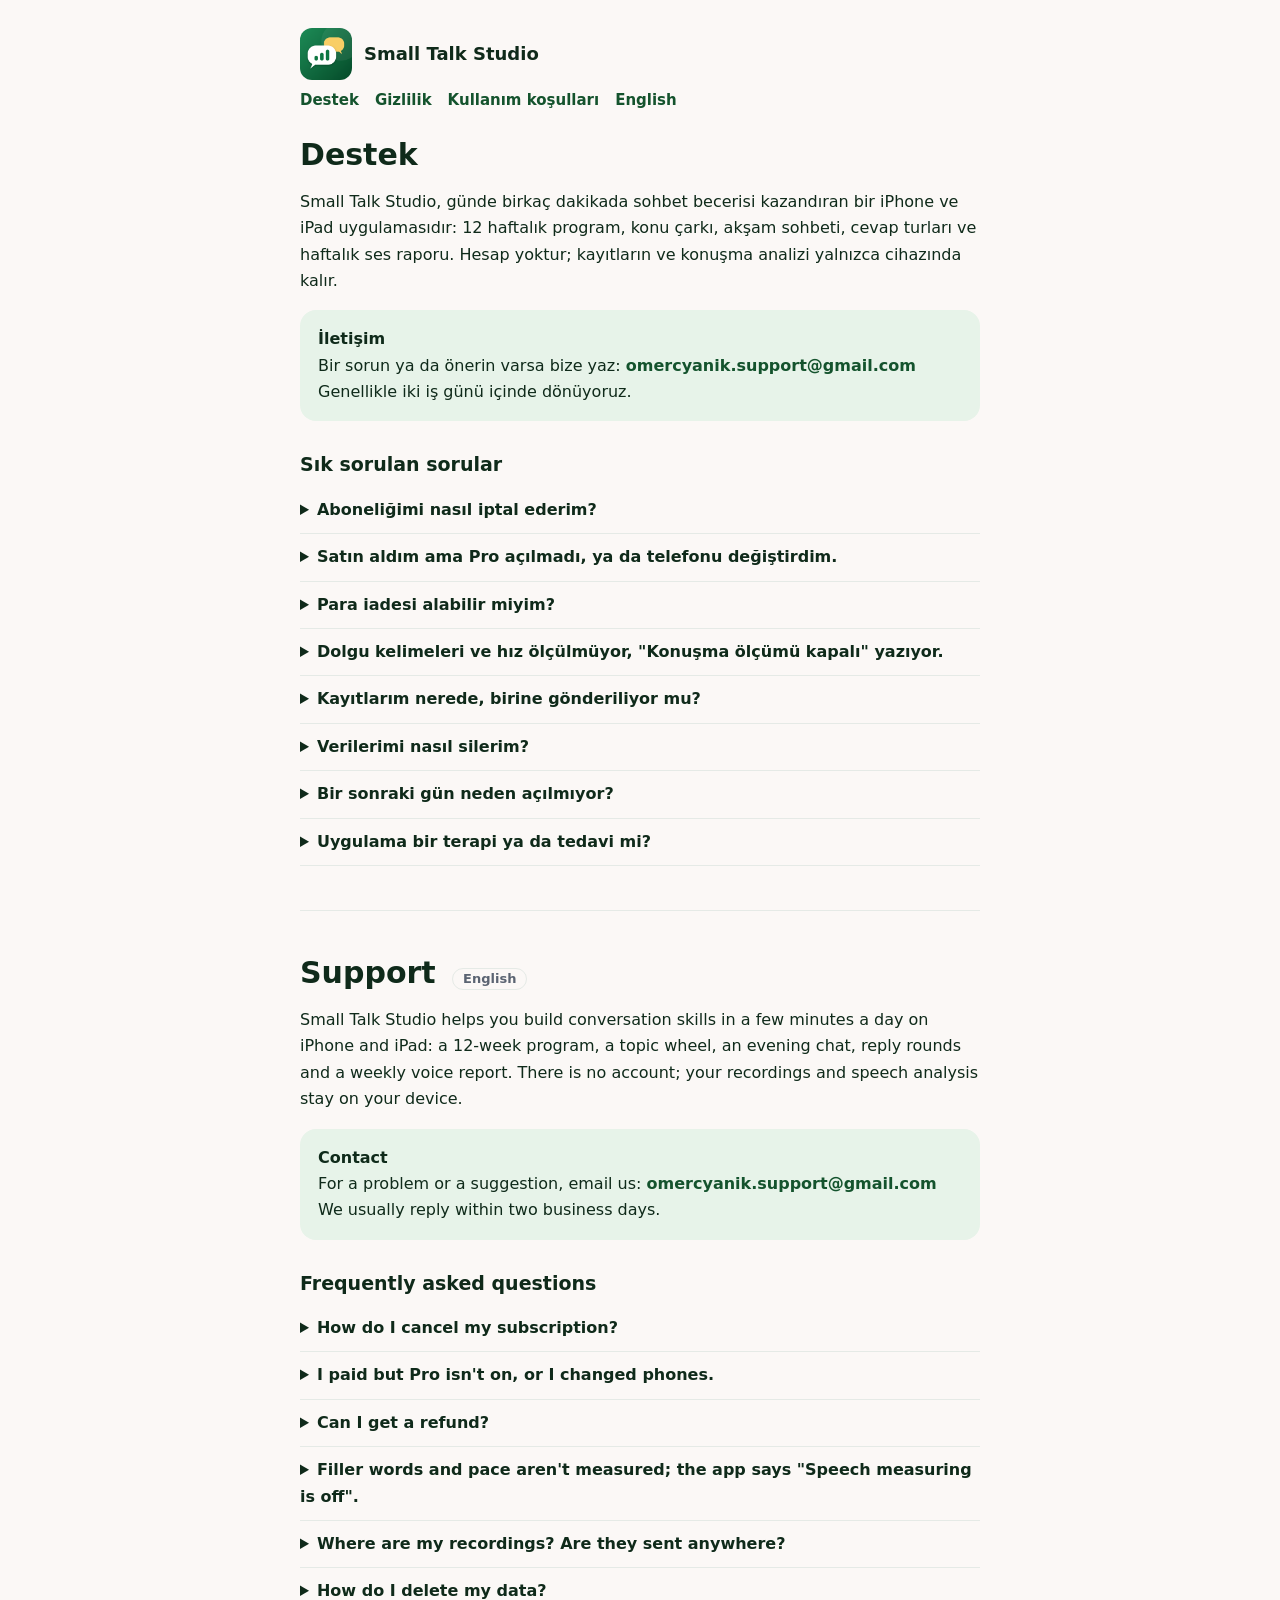
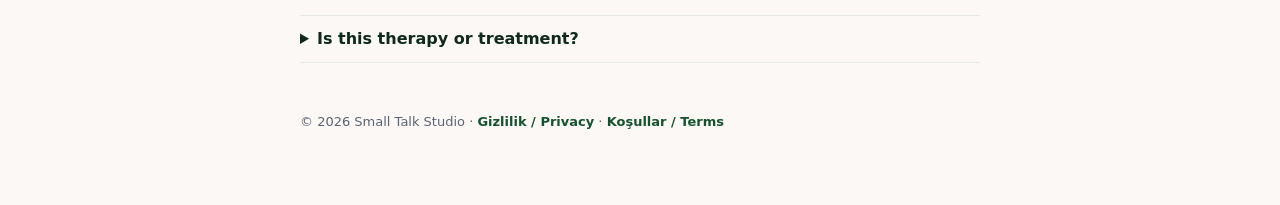
<file: index.html>
<!doctype html>
<html lang="tr">
<head>
<meta charset="utf-8">
<meta name="viewport" content="width=device-width, initial-scale=1">
<title>Small Talk Studio · Destek</title>
<meta name="description" content="Small Talk Studio destek sayfası: sık sorulan sorular ve iletişim. Support for Small Talk Studio.">
<link rel="icon" href="icon.png">
<link rel="stylesheet" href="style.css">
</head>
<body><main>
<header><img src="icon.png" alt=""><span class="name">Small Talk Studio</span></header>
<nav><a href="index.html">Destek</a><a href="privacy.html">Gizlilik</a><a href="terms.html">Kullanım koşulları</a><a href="#en">English</a></nav>

<h1>Destek</h1>
<p>Small Talk Studio, günde birkaç dakikada sohbet becerisi kazandıran bir iPhone ve iPad uygulamasıdır: 12 haftalık program, konu çarkı, akşam sohbeti, cevap turları ve haftalık ses raporu. Hesap yoktur; kayıtların ve konuşma analizi yalnızca cihazında kalır.</p>

<div class="card" id="iletisim">
<strong>İletişim</strong><br>
Bir sorun ya da önerin varsa bize yaz: <a href="mailto:omercyanik.support@gmail.com">omercyanik.support@gmail.com</a><br>Genellikle iki iş günü içinde dönüyoruz.
</div>

<h2>Sık sorulan sorular</h2>
<details><summary>Aboneliğimi nasıl iptal ederim?</summary>
<p>iPhone'da Ayarlar → adın → Abonelikler → Small Talk Studio → Aboneliği İptal Et. İptal, dönemin sonuna kadar geçerli olur; o güne kadar Pro özellikler açık kalır. Ücretsiz denemeyi bitmeden en az 24 saat önce iptal edersen ücret alınmaz.</p></details>
<details><summary>Satın aldım ama Pro açılmadı, ya da telefonu değiştirdim.</summary>
<p>Uygulamada abonelik ekranındaki "Satın alımları geri yükle" düğmesine dokun. Aynı Apple kimliğiyle giriş yapmış olman yeterli.</p></details>
<details><summary>Para iadesi alabilir miyim?</summary>
<p>Ödemeleri Apple alır, iadeleri de Apple değerlendirir: <a href="https://reportaproblem.apple.com">reportaproblem.apple.com</a>.</p></details>
<details><summary>Dolgu kelimeleri ve hız ölçülmüyor, "Konuşma ölçümü kapalı" yazıyor.</summary>
<p>Bu ölçümler telefonun cihaz içi konuşma tanımasıyla yapılır. Ayarlar → Genel → Klavye'de "Dikte"yi aç, Klavyeler → Yeni Klavye Ekle'den Türkçe (ya da İngilizce) klavyeyi ekle. Telefon dil dosyasını indirince ölçüm kendiliğinden açılır; birkaç dakika sürebilir.</p></details>
<details><summary>Kayıtlarım nerede, birine gönderiliyor mu?</summary>
<p>Hayır. Bütün kayıtlar ve sonuçlar yalnızca cihazında saklanır, hiçbir sunucuya gitmez. Ayrıntılar: <a href="privacy.html">Gizlilik politikası</a>.</p></details>
<details><summary>Verilerimi nasıl silerim?</summary>
<p>Uygulamada Ayarlar → "Tüm verileri sıfırla" her şeyi siler. Uygulamayı telefondan silmek de tüm verileri kaldırır. Bizde senin hakkında veri olmadığı için ayrıca bir talep gerekmez.</p></details>
<details><summary>Bir sonraki gün neden açılmıyor?</summary>
<p>Program her takvim gününde bir gün açar: her gün biraz konuşmak, bir günde çok konuşmaktan daha iyi işler. O gün daha fazlasını istersen konu çarkı ve cevap turları sınırsızdır.</p></details>
<details><summary>Uygulama bir terapi ya da tedavi mi?</summary>
<p>Hayır. Small Talk Studio günlük konuşma pratiği içindir; tıbbi ya da psikolojik bir tedavinin yerine geçmez. Kaygın günlük hayatını zorluyorsa bir uzmana danışmanı öneririz.</p></details>

<hr>

<section id="en">
<h1>Support <span class="lang">English</span></h1>
<p>Small Talk Studio helps you build conversation skills in a few minutes a day on iPhone and iPad: a 12-week program, a topic wheel, an evening chat, reply rounds and a weekly voice report. There is no account; your recordings and speech analysis stay on your device.</p>

<div class="card">
<strong>Contact</strong><br>
For a problem or a suggestion, email us: <a href="mailto:omercyanik.support@gmail.com">omercyanik.support@gmail.com</a><br>We usually reply within two business days.
</div>

<h2>Frequently asked questions</h2>
<details><summary>How do I cancel my subscription?</summary>
<p>On your iPhone: Settings → your name → Subscriptions → Small Talk Studio → Cancel Subscription. It stays active until the end of the period. Cancel a free trial at least 24 hours before it ends and you won't be charged.</p></details>
<details><summary>I paid but Pro isn't on, or I changed phones.</summary>
<p>Tap "Restore purchases" on the subscription screen in the app, signed in with the same Apple ID.</p></details>
<details><summary>Can I get a refund?</summary>
<p>Apple takes payments and handles refunds: <a href="https://reportaproblem.apple.com">reportaproblem.apple.com</a>.</p></details>
<details><summary>Filler words and pace aren't measured; the app says "Speech measuring is off".</summary>
<p>These use your phone's on-device speech recognition. In Settings → General → Keyboard, turn on Dictation and add an English (or Turkish) keyboard under Keyboards → Add New Keyboard. Once the phone downloads the language files it turns on by itself; this can take a few minutes.</p></details>
<details><summary>Where are my recordings? Are they sent anywhere?</summary>
<p>No. Everything stays on your device and never goes to a server. Details: <a href="privacy.html#en">Privacy policy</a>.</p></details>
<details><summary>How do I delete my data?</summary>
<p>Settings → "Reset all data" in the app deletes everything, and deleting the app removes it all too. We hold no data about you, so there's nothing to request from us.</p></details>
<details><summary>Is this therapy or treatment?</summary>
<p>No. Small Talk Studio is for everyday conversation practice and is not a substitute for medical or psychological treatment. If anxiety makes daily life hard, please talk to a professional.</p></details>
</section>

<footer>© 2026 Small Talk Studio · <a href="privacy.html">Gizlilik / Privacy</a> · <a href="terms.html">Koşullar / Terms</a></footer>
</main></body></html>
</file>
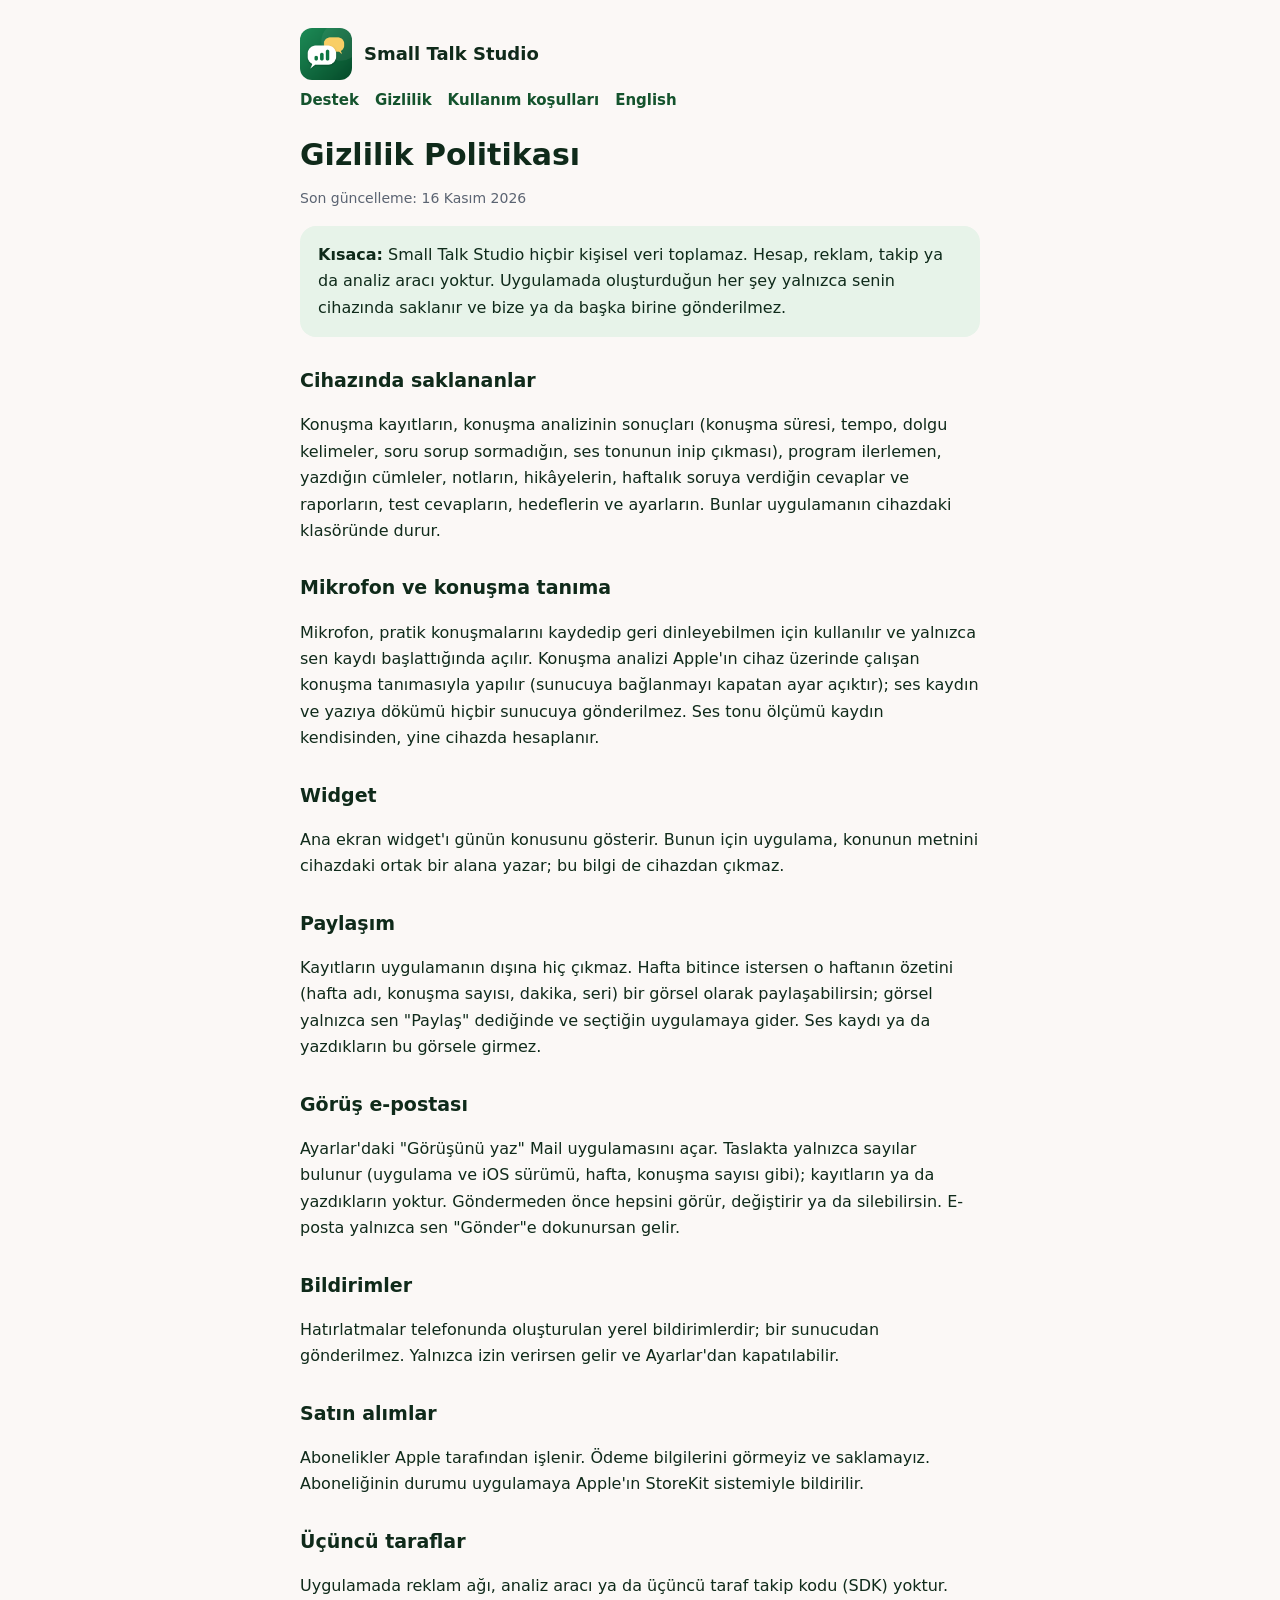
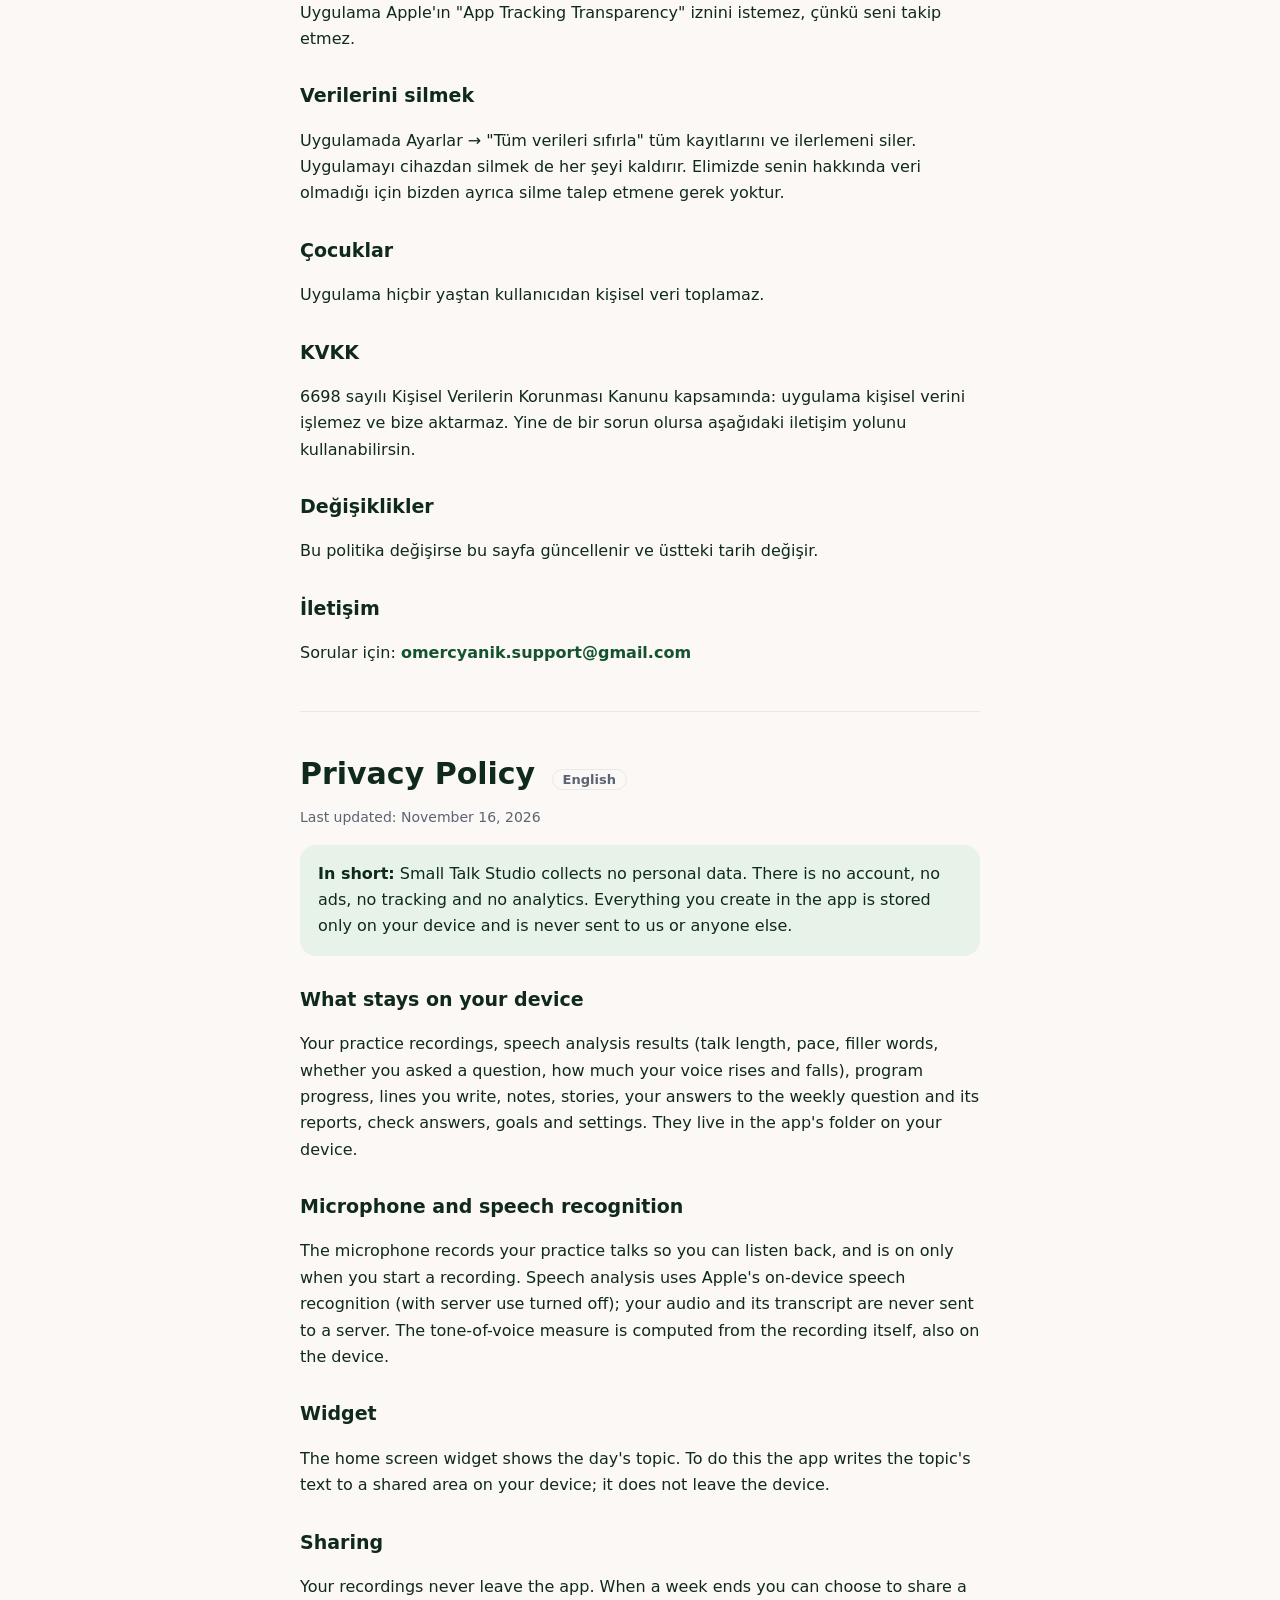
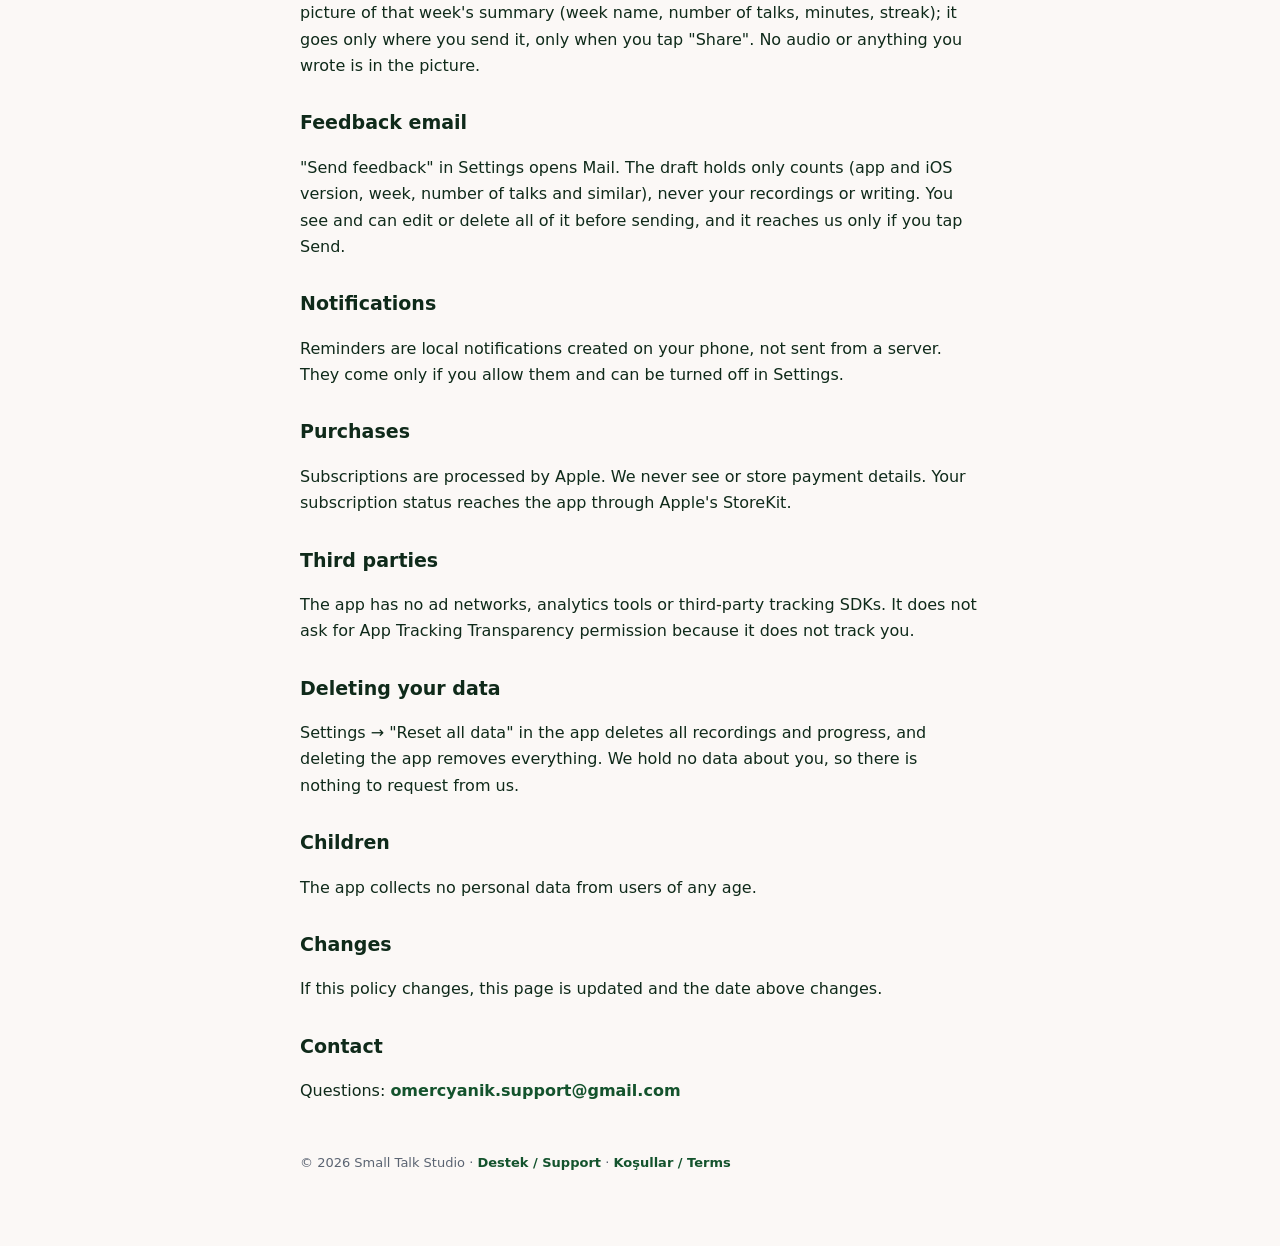
<file: privacy.html>
<!doctype html>
<html lang="tr">
<head>
<meta charset="utf-8">
<meta name="viewport" content="width=device-width, initial-scale=1">
<title>Small Talk Studio · Gizlilik Politikası</title>
<meta name="description" content="Small Talk Studio hiçbir kişisel veri toplamaz. Privacy policy of Small Talk Studio.">
<link rel="icon" href="icon.png">
<link rel="stylesheet" href="style.css">
</head>
<body><main>
<header><img src="icon.png" alt=""><span class="name">Small Talk Studio</span></header>
<nav><a href="index.html">Destek</a><a href="privacy.html">Gizlilik</a><a href="terms.html">Kullanım koşulları</a><a href="#en">English</a></nav>

<h1>Gizlilik Politikası</h1>
<p class="muted">Son güncelleme: 16 Kasım 2026</p>

<div class="card"><strong>Kısaca:</strong> Small Talk Studio hiçbir kişisel veri toplamaz. Hesap, reklam, takip ya da analiz aracı yoktur. Uygulamada oluşturduğun her şey yalnızca senin cihazında saklanır ve bize ya da başka birine gönderilmez.</div>

<h2>Cihazında saklananlar</h2>
<p>Konuşma kayıtların, konuşma analizinin sonuçları (konuşma süresi, tempo, dolgu kelimeler, soru sorup sormadığın, ses tonunun inip çıkması), program ilerlemen, yazdığın cümleler, notların, hikâyelerin, haftalık soruya verdiğin cevaplar ve raporların, test cevapların, hedeflerin ve ayarların. Bunlar uygulamanın cihazdaki klasöründe durur.</p>

<h2>Mikrofon ve konuşma tanıma</h2>
<p>Mikrofon, pratik konuşmalarını kaydedip geri dinleyebilmen için kullanılır ve yalnızca sen kaydı başlattığında açılır. Konuşma analizi Apple'ın cihaz üzerinde çalışan konuşma tanımasıyla yapılır (sunucuya bağlanmayı kapatan ayar açıktır); ses kaydın ve yazıya dökümü hiçbir sunucuya gönderilmez. Ses tonu ölçümü kaydın kendisinden, yine cihazda hesaplanır.</p>

<h2>Widget</h2>
<p>Ana ekran widget'ı günün konusunu gösterir. Bunun için uygulama, konunun metnini cihazdaki ortak bir alana yazar; bu bilgi de cihazdan çıkmaz.</p>

<h2>Paylaşım</h2>
<p>Kayıtların uygulamanın dışına hiç çıkmaz. Hafta bitince istersen o haftanın özetini (hafta adı, konuşma sayısı, dakika, seri) bir görsel olarak paylaşabilirsin; görsel yalnızca sen "Paylaş" dediğinde ve seçtiğin uygulamaya gider. Ses kaydı ya da yazdıkların bu görsele girmez.</p>

<h2>Görüş e-postası</h2>
<p>Ayarlar'daki "Görüşünü yaz" Mail uygulamasını açar. Taslakta yalnızca sayılar bulunur (uygulama ve iOS sürümü, hafta, konuşma sayısı gibi); kayıtların ya da yazdıkların yoktur. Göndermeden önce hepsini görür, değiştirir ya da silebilirsin. E-posta yalnızca sen "Gönder"e dokunursan gelir.</p>

<h2>Bildirimler</h2>
<p>Hatırlatmalar telefonunda oluşturulan yerel bildirimlerdir; bir sunucudan gönderilmez. Yalnızca izin verirsen gelir ve Ayarlar'dan kapatılabilir.</p>

<h2>Satın alımlar</h2>
<p>Abonelikler Apple tarafından işlenir. Ödeme bilgilerini görmeyiz ve saklamayız. Aboneliğinin durumu uygulamaya Apple'ın StoreKit sistemiyle bildirilir.</p>

<h2>Üçüncü taraflar</h2>
<p>Uygulamada reklam ağı, analiz aracı ya da üçüncü taraf takip kodu (SDK) yoktur. Uygulama Apple'ın "App Tracking Transparency" iznini istemez, çünkü seni takip etmez.</p>

<h2>Verilerini silmek</h2>
<p>Uygulamada Ayarlar → "Tüm verileri sıfırla" tüm kayıtlarını ve ilerlemeni siler. Uygulamayı cihazdan silmek de her şeyi kaldırır. Elimizde senin hakkında veri olmadığı için bizden ayrıca silme talep etmene gerek yoktur.</p>

<h2>Çocuklar</h2>
<p>Uygulama hiçbir yaştan kullanıcıdan kişisel veri toplamaz.</p>

<h2>KVKK</h2>
<p>6698 sayılı Kişisel Verilerin Korunması Kanunu kapsamında: uygulama kişisel verini işlemez ve bize aktarmaz. Yine de bir sorun olursa aşağıdaki iletişim yolunu kullanabilirsin.</p>

<h2>Değişiklikler</h2>
<p>Bu politika değişirse bu sayfa güncellenir ve üstteki tarih değişir.</p>

<h2>İletişim</h2>
<p>Sorular için: <a href="mailto:omercyanik.support@gmail.com">omercyanik.support@gmail.com</a></p>

<hr>

<section id="en">
<h1>Privacy Policy <span class="lang">English</span></h1>
<p class="muted">Last updated: November 16, 2026</p>

<div class="card"><strong>In short:</strong> Small Talk Studio collects no personal data. There is no account, no ads, no tracking and no analytics. Everything you create in the app is stored only on your device and is never sent to us or anyone else.</div>

<h2>What stays on your device</h2>
<p>Your practice recordings, speech analysis results (talk length, pace, filler words, whether you asked a question, how much your voice rises and falls), program progress, lines you write, notes, stories, your answers to the weekly question and its reports, check answers, goals and settings. They live in the app's folder on your device.</p>

<h2>Microphone and speech recognition</h2>
<p>The microphone records your practice talks so you can listen back, and is on only when you start a recording. Speech analysis uses Apple's on-device speech recognition (with server use turned off); your audio and its transcript are never sent to a server. The tone-of-voice measure is computed from the recording itself, also on the device.</p>

<h2>Widget</h2>
<p>The home screen widget shows the day's topic. To do this the app writes the topic's text to a shared area on your device; it does not leave the device.</p>

<h2>Sharing</h2>
<p>Your recordings never leave the app. When a week ends you can choose to share a picture of that week's summary (week name, number of talks, minutes, streak); it goes only where you send it, only when you tap "Share". No audio or anything you wrote is in the picture.</p>

<h2>Feedback email</h2>
<p>"Send feedback" in Settings opens Mail. The draft holds only counts (app and iOS version, week, number of talks and similar), never your recordings or writing. You see and can edit or delete all of it before sending, and it reaches us only if you tap Send.</p>

<h2>Notifications</h2>
<p>Reminders are local notifications created on your phone, not sent from a server. They come only if you allow them and can be turned off in Settings.</p>

<h2>Purchases</h2>
<p>Subscriptions are processed by Apple. We never see or store payment details. Your subscription status reaches the app through Apple's StoreKit.</p>

<h2>Third parties</h2>
<p>The app has no ad networks, analytics tools or third-party tracking SDKs. It does not ask for App Tracking Transparency permission because it does not track you.</p>

<h2>Deleting your data</h2>
<p>Settings → "Reset all data" in the app deletes all recordings and progress, and deleting the app removes everything. We hold no data about you, so there is nothing to request from us.</p>

<h2>Children</h2>
<p>The app collects no personal data from users of any age.</p>

<h2>Changes</h2>
<p>If this policy changes, this page is updated and the date above changes.</p>

<h2>Contact</h2>
<p>Questions: <a href="mailto:omercyanik.support@gmail.com">omercyanik.support@gmail.com</a></p>
</section>

<footer>© 2026 Small Talk Studio · <a href="index.html">Destek / Support</a> · <a href="terms.html">Koşullar / Terms</a></footer>
</main></body></html>
</file>
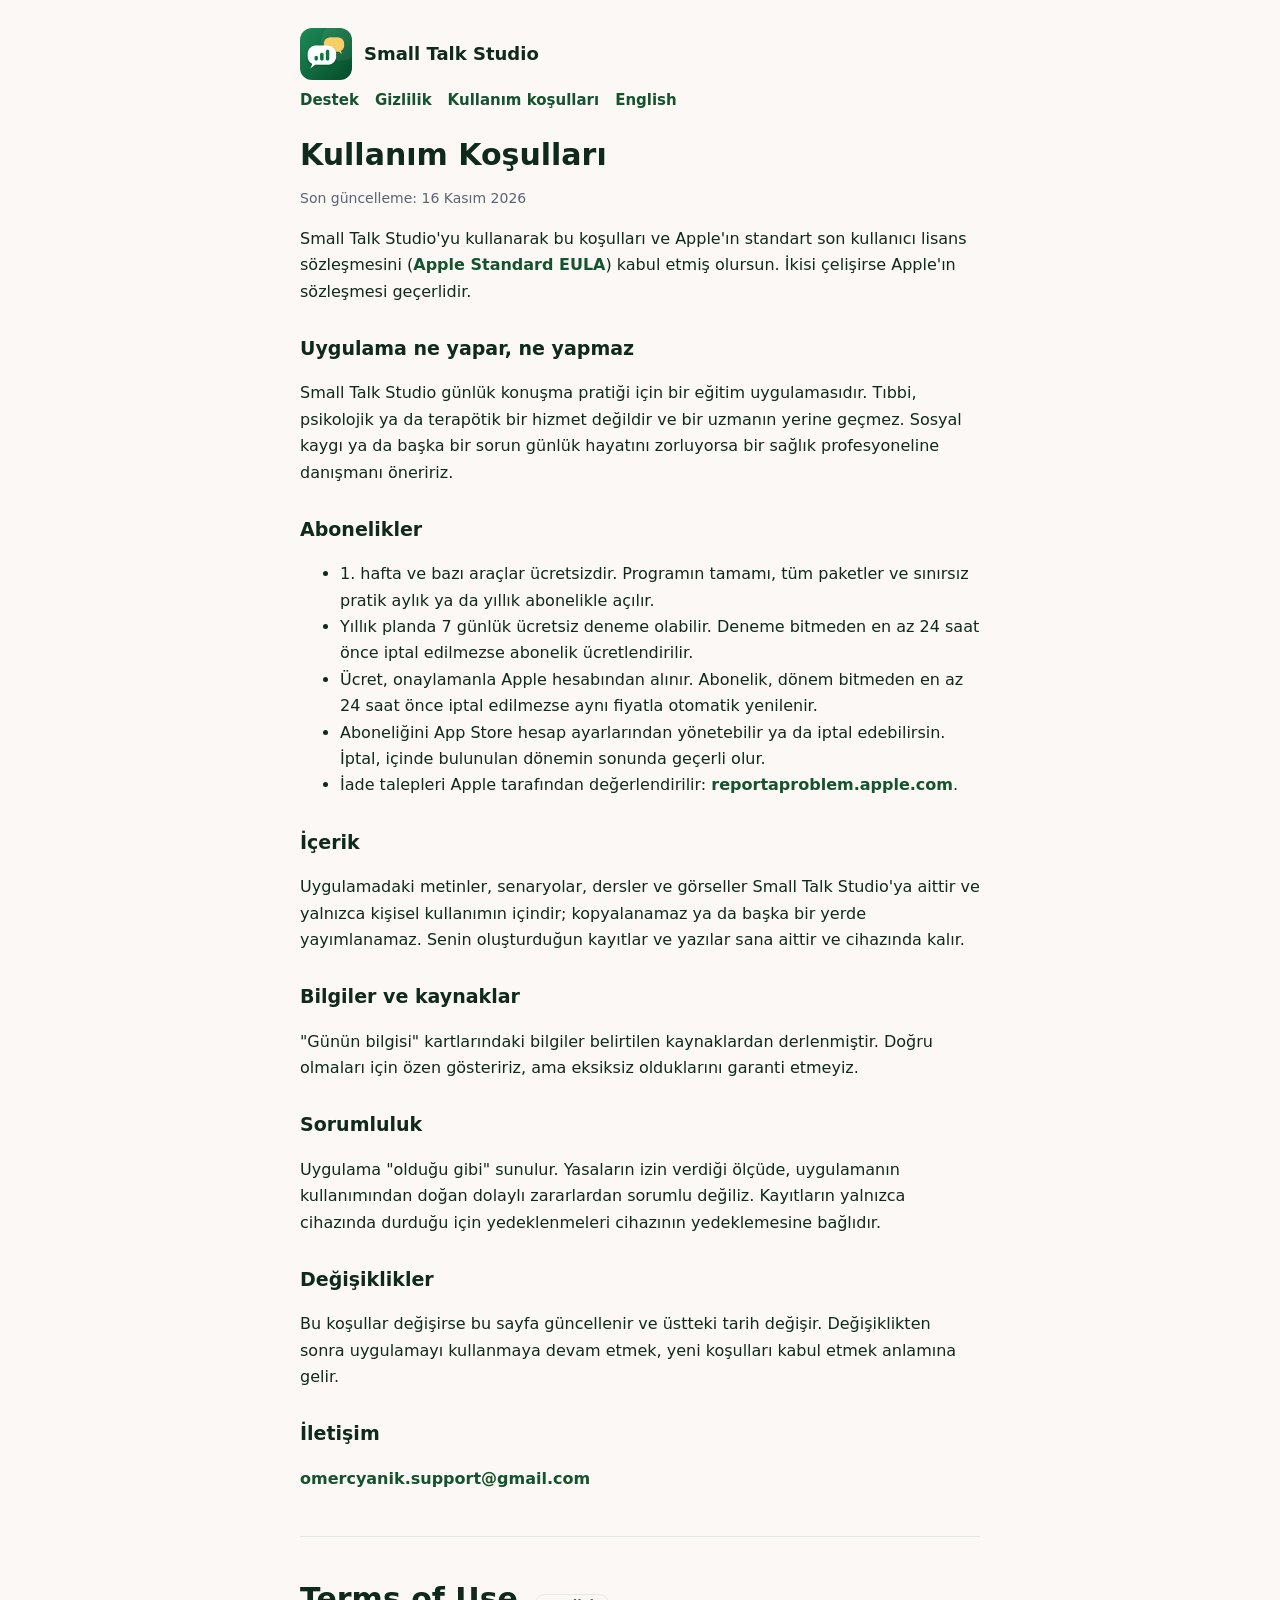
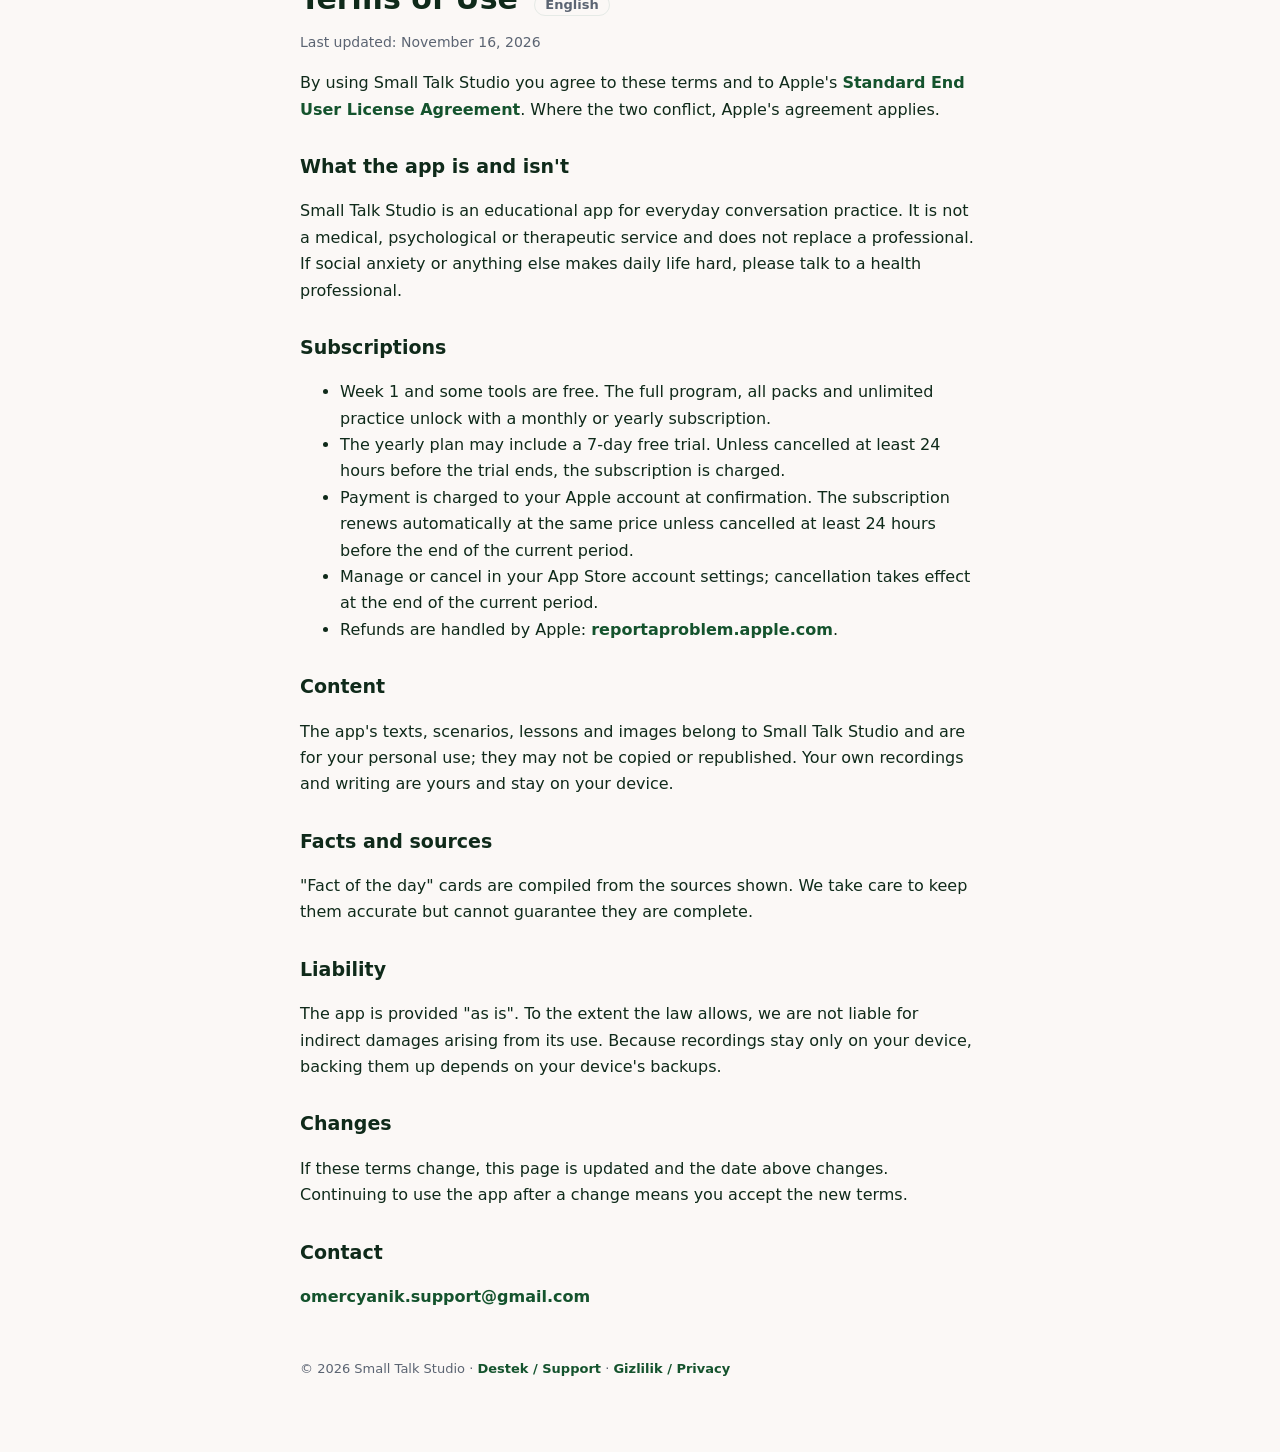
<file: terms.html>
<!doctype html>
<html lang="tr">
<head>
<meta charset="utf-8">
<meta name="viewport" content="width=device-width, initial-scale=1">
<title>Small Talk Studio · Kullanım Koşulları</title>
<meta name="description" content="Small Talk Studio kullanım koşulları ve abonelik kuralları. Terms of use.">
<link rel="icon" href="icon.png">
<link rel="stylesheet" href="style.css">
</head>
<body><main>
<header><img src="icon.png" alt=""><span class="name">Small Talk Studio</span></header>
<nav><a href="index.html">Destek</a><a href="privacy.html">Gizlilik</a><a href="terms.html">Kullanım koşulları</a><a href="#en">English</a></nav>

<h1>Kullanım Koşulları</h1>
<p class="muted">Son güncelleme: 16 Kasım 2026</p>

<p>Small Talk Studio'yu kullanarak bu koşulları ve Apple'ın standart son kullanıcı lisans sözleşmesini (<a href="https://www.apple.com/legal/internet-services/itunes/dev/stdeula/">Apple Standard EULA</a>) kabul etmiş olursun. İkisi çelişirse Apple'ın sözleşmesi geçerlidir.</p>

<h2>Uygulama ne yapar, ne yapmaz</h2>
<p>Small Talk Studio günlük konuşma pratiği için bir eğitim uygulamasıdır. Tıbbi, psikolojik ya da terapötik bir hizmet değildir ve bir uzmanın yerine geçmez. Sosyal kaygı ya da başka bir sorun günlük hayatını zorluyorsa bir sağlık profesyoneline danışmanı öneririz.</p>

<h2>Abonelikler</h2>
<ul>
<li>1. hafta ve bazı araçlar ücretsizdir. Programın tamamı, tüm paketler ve sınırsız pratik aylık ya da yıllık abonelikle açılır.</li>
<li>Yıllık planda 7 günlük ücretsiz deneme olabilir. Deneme bitmeden en az 24 saat önce iptal edilmezse abonelik ücretlendirilir.</li>
<li>Ücret, onaylamanla Apple hesabından alınır. Abonelik, dönem bitmeden en az 24 saat önce iptal edilmezse aynı fiyatla otomatik yenilenir.</li>
<li>Aboneliğini App Store hesap ayarlarından yönetebilir ya da iptal edebilirsin. İptal, içinde bulunulan dönemin sonunda geçerli olur.</li>
<li>İade talepleri Apple tarafından değerlendirilir: <a href="https://reportaproblem.apple.com">reportaproblem.apple.com</a>.</li>
</ul>

<h2>İçerik</h2>
<p>Uygulamadaki metinler, senaryolar, dersler ve görseller Small Talk Studio'ya aittir ve yalnızca kişisel kullanımın içindir; kopyalanamaz ya da başka bir yerde yayımlanamaz. Senin oluşturduğun kayıtlar ve yazılar sana aittir ve cihazında kalır.</p>

<h2>Bilgiler ve kaynaklar</h2>
<p>"Günün bilgisi" kartlarındaki bilgiler belirtilen kaynaklardan derlenmiştir. Doğru olmaları için özen gösteririz, ama eksiksiz olduklarını garanti etmeyiz.</p>

<h2>Sorumluluk</h2>
<p>Uygulama "olduğu gibi" sunulur. Yasaların izin verdiği ölçüde, uygulamanın kullanımından doğan dolaylı zararlardan sorumlu değiliz. Kayıtların yalnızca cihazında durduğu için yedeklenmeleri cihazının yedeklemesine bağlıdır.</p>

<h2>Değişiklikler</h2>
<p>Bu koşullar değişirse bu sayfa güncellenir ve üstteki tarih değişir. Değişiklikten sonra uygulamayı kullanmaya devam etmek, yeni koşulları kabul etmek anlamına gelir.</p>

<h2>İletişim</h2>
<p><a href="mailto:omercyanik.support@gmail.com">omercyanik.support@gmail.com</a></p>

<hr>

<section id="en">
<h1>Terms of Use <span class="lang">English</span></h1>
<p class="muted">Last updated: November 16, 2026</p>

<p>By using Small Talk Studio you agree to these terms and to Apple's <a href="https://www.apple.com/legal/internet-services/itunes/dev/stdeula/">Standard End User License Agreement</a>. Where the two conflict, Apple's agreement applies.</p>

<h2>What the app is and isn't</h2>
<p>Small Talk Studio is an educational app for everyday conversation practice. It is not a medical, psychological or therapeutic service and does not replace a professional. If social anxiety or anything else makes daily life hard, please talk to a health professional.</p>

<h2>Subscriptions</h2>
<ul>
<li>Week 1 and some tools are free. The full program, all packs and unlimited practice unlock with a monthly or yearly subscription.</li>
<li>The yearly plan may include a 7-day free trial. Unless cancelled at least 24 hours before the trial ends, the subscription is charged.</li>
<li>Payment is charged to your Apple account at confirmation. The subscription renews automatically at the same price unless cancelled at least 24 hours before the end of the current period.</li>
<li>Manage or cancel in your App Store account settings; cancellation takes effect at the end of the current period.</li>
<li>Refunds are handled by Apple: <a href="https://reportaproblem.apple.com">reportaproblem.apple.com</a>.</li>
</ul>

<h2>Content</h2>
<p>The app's texts, scenarios, lessons and images belong to Small Talk Studio and are for your personal use; they may not be copied or republished. Your own recordings and writing are yours and stay on your device.</p>

<h2>Facts and sources</h2>
<p>"Fact of the day" cards are compiled from the sources shown. We take care to keep them accurate but cannot guarantee they are complete.</p>

<h2>Liability</h2>
<p>The app is provided "as is". To the extent the law allows, we are not liable for indirect damages arising from its use. Because recordings stay only on your device, backing them up depends on your device's backups.</p>

<h2>Changes</h2>
<p>If these terms change, this page is updated and the date above changes. Continuing to use the app after a change means you accept the new terms.</p>

<h2>Contact</h2>
<p><a href="mailto:omercyanik.support@gmail.com">omercyanik.support@gmail.com</a></p>
</section>

<footer>© 2026 Small Talk Studio · <a href="index.html">Destek / Support</a> · <a href="privacy.html">Gizlilik / Privacy</a></footer>
</main></body></html>
</file>
<file: style.css>
:root{--bg:#FBF8F6;--ink:#0F2A1A;--muted:#5B6472;--line:#E5EAE6;--green:#14532D;--mint:#E7F3E9;--gold:#F6C453}
@media (prefers-color-scheme:dark){:root{--bg:#0E1512;--ink:#ECF2EE;--muted:#9AA6A0;--line:#26322C;--green:#5BC98A;--mint:#1E3527}}
*{box-sizing:border-box}
body{margin:0;background:var(--bg);color:var(--ink);font:16px/1.65 -apple-system,BlinkMacSystemFont,"Segoe UI",system-ui,sans-serif}
main{max-width:720px;margin:0 auto;padding:28px 20px 72px}
header{display:flex;align-items:center;gap:12px;margin-bottom:8px}
header img{width:52px;height:52px;border-radius:12px}
header .name{font-weight:800;font-size:18px}
nav{display:flex;gap:16px;flex-wrap:wrap;margin:6px 0 24px;font-size:15px}
nav a,a{color:var(--green);text-decoration:none;font-weight:600}
nav a:hover,a:hover{text-decoration:underline}
h1{font-size:30px;line-height:1.2;margin:8px 0 4px}
h2{font-size:19px;margin:28px 0 6px}
.muted{color:var(--muted);font-size:14px}
.card{background:var(--mint);border-radius:16px;padding:16px 18px;margin:16px 0}
.lang{display:inline-block;font-size:13px;font-weight:700;color:var(--muted);border:1px solid var(--line);border-radius:999px;padding:2px 10px;margin-left:6px}
hr{border:0;border-top:1px solid var(--line);margin:44px 0}
details{border-bottom:1px solid var(--line);padding:10px 0}
summary{cursor:pointer;font-weight:700}
footer{margin-top:48px;color:var(--muted);font-size:13px}
</file>
